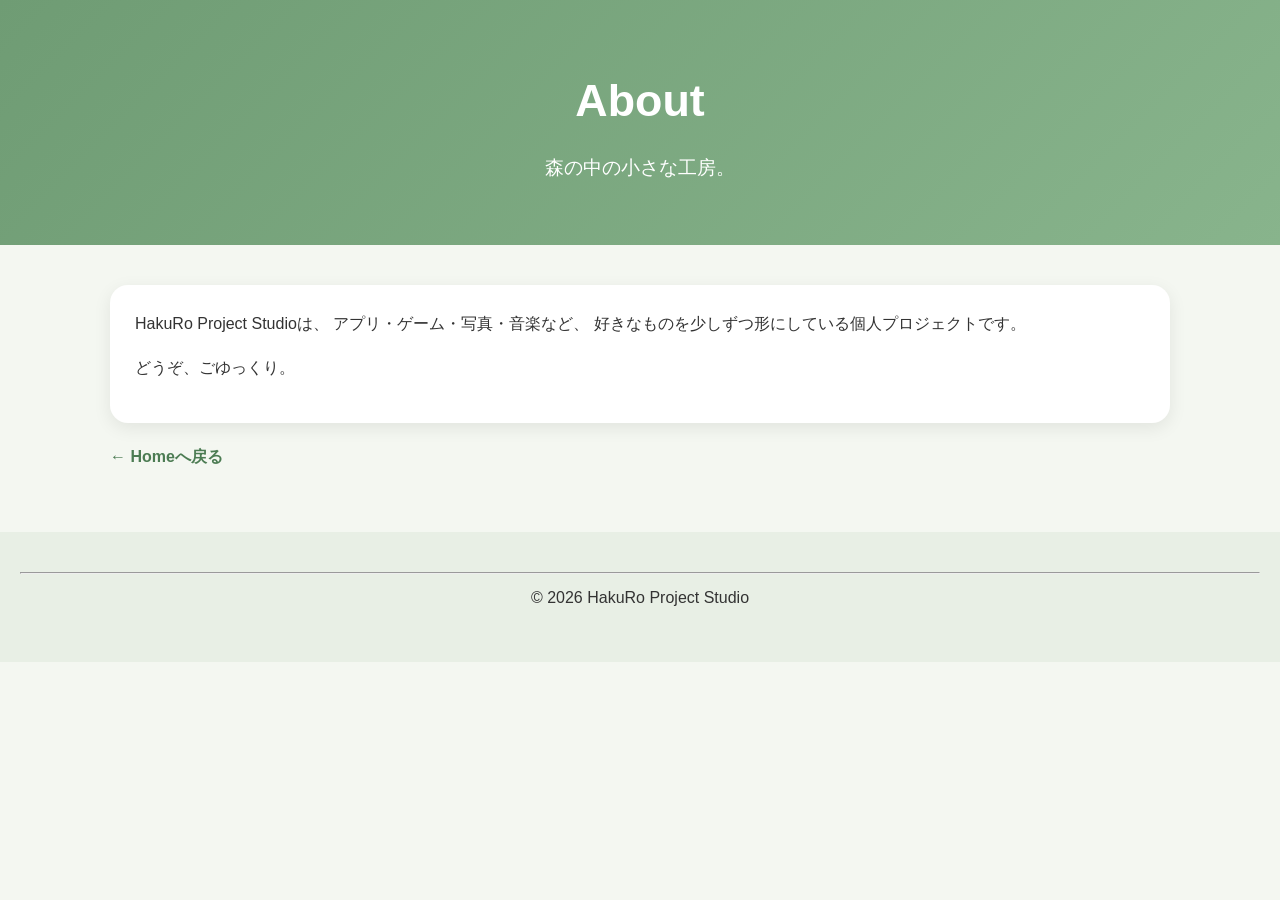
<file: about/index.html>
<!DOCTYPE html>
<html lang="ja">

<head>

<meta charset="UTF-8">

<meta name="viewport" content="width=device-width, initial-scale=1.0">

<title>About | HakuRo Project Studio</title>

<link rel="stylesheet" href="../css/style.css">

</head>

<body>

<header>

<h1>About</h1>

<p>森の中の小さな工房。</p>

</header>

<main>

<section class="card">

<p>

HakuRo Project Studioは、

アプリ・ゲーム・写真・音楽など、

好きなものを少しずつ形にしている個人プロジェクトです。

</p>

<p>

どうぞ、ごゆっくり。

</p>

</section>

<p><a href="../index.html">← Homeへ戻る</a></p>

</main>

<footer>

<hr>

<p>© 2026 HakuRo Project Studio</p>

</footer>

</body>

</html>
</file>
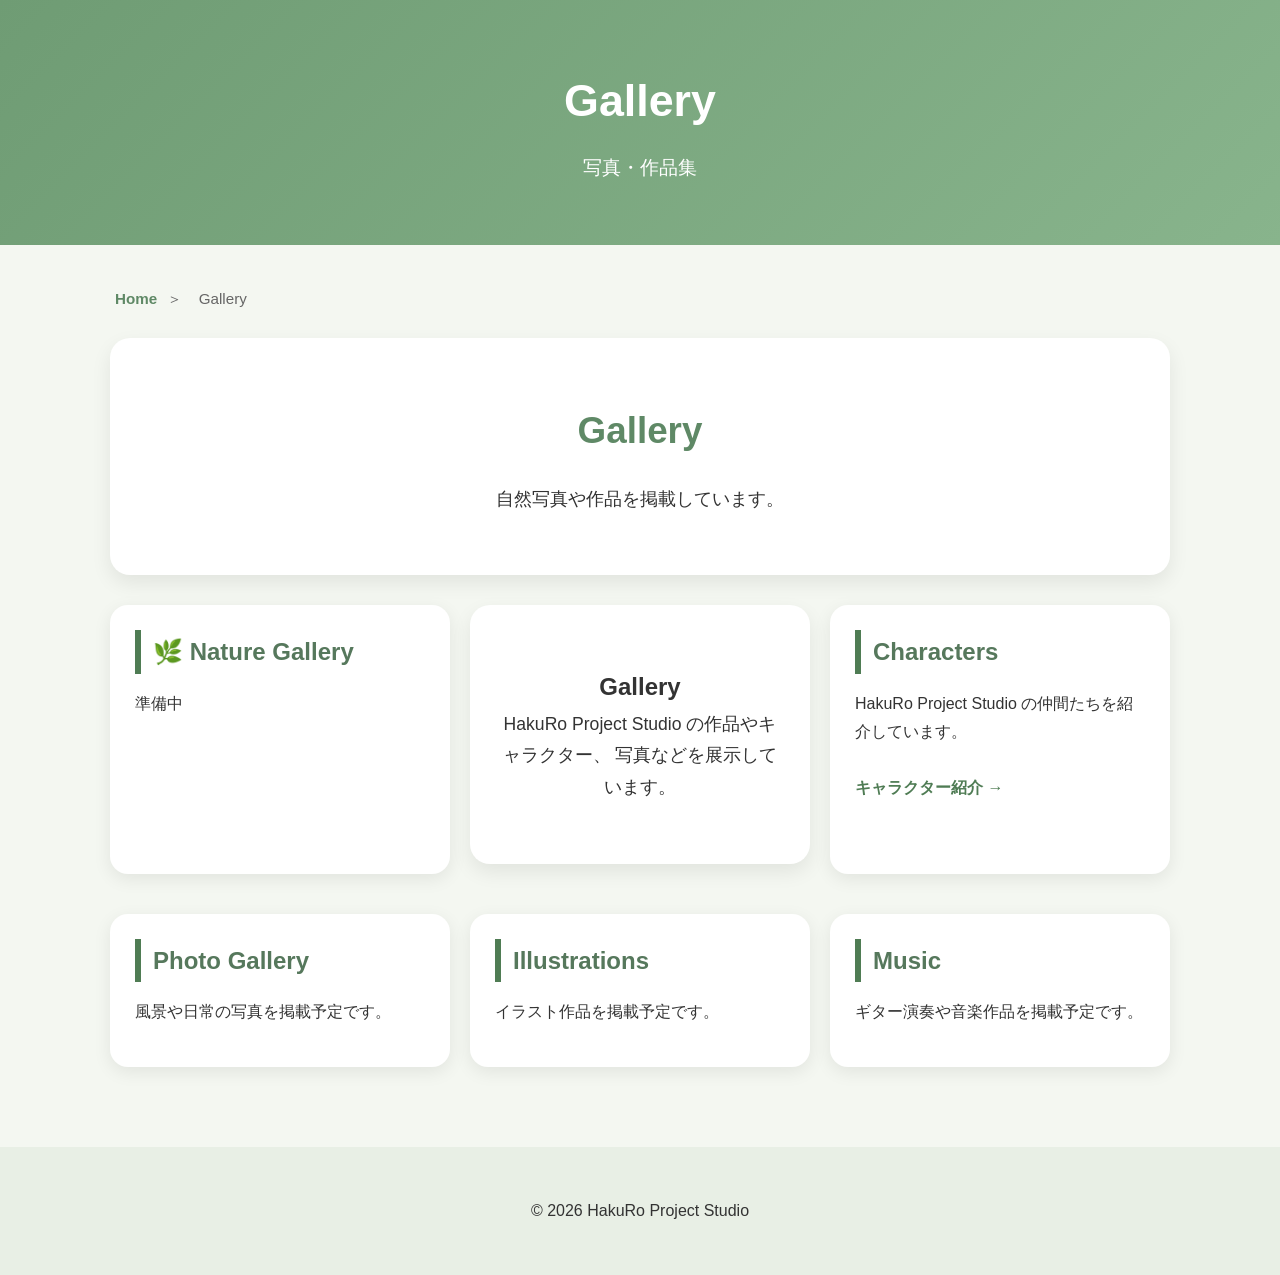
<file: gallery/index.html>
<!DOCTYPE html>
<html lang="ja">

<head>

<meta charset="UTF-8">
<meta name="viewport" content="width=device-width, initial-scale=1.0">

<title>Gallery | HakuRo Project Studio</title>

<link rel="stylesheet" href="../css/style.css">

</head>

<body>

<header>

<h1>Gallery</h1>

<p>写真・作品集</p>

</header>

<main>

<div class="breadcrumb">

<a href="../index.html">Home</a>

<span>＞</span>

<span>Gallery</span>

</div>

<section class="hero">

<h2>Gallery</h2>

<p>

自然写真や作品を掲載しています。

</p>

</section>

<div class="grid">

<section class="card">

<h2>🌿 Nature Gallery</h2>

<p>

準備中

</p>

</section>

<!-- ==========================
     Hero
========================== -->

<section class="hero">

    <h1>Gallery</h1>

    <p>

        HakuRo Project Studio の作品やキャラクター、
        写真などを展示しています。

    </p>

</section>

<!-- ==========================
     Characters
========================== -->

<section class="card">

    <h2>Characters</h2>

    <p>

        HakuRo Project Studio の仲間たちを紹介しています。

    </p>

    <p>

        <a class="app-link" href="characters.html">

            キャラクター紹介 →

        </a>

    </p>

</section>


     <!-- ==========================
     Photo Gallery
========================== -->

<section class="card">

    <h2>Photo Gallery</h2>

    <p>

        風景や日常の写真を掲載予定です。

    </p>

</section>

     <!-- ==========================
     Illustrations
========================== -->

<section class="card">

    <h2>Illustrations</h2>

    <p>

        イラスト作品を掲載予定です。

    </p>

</section>

     <!-- ==========================
     Music
========================== -->

<section class="card">

    <h2>Music</h2>

    <p>

        ギター演奏や音楽作品を掲載予定です。

    </p>

</section>

</div>

  

</main>

<footer>

<p>© 2026 HakuRo Project Studio</p>

</footer>

</body>

</html>
</file>
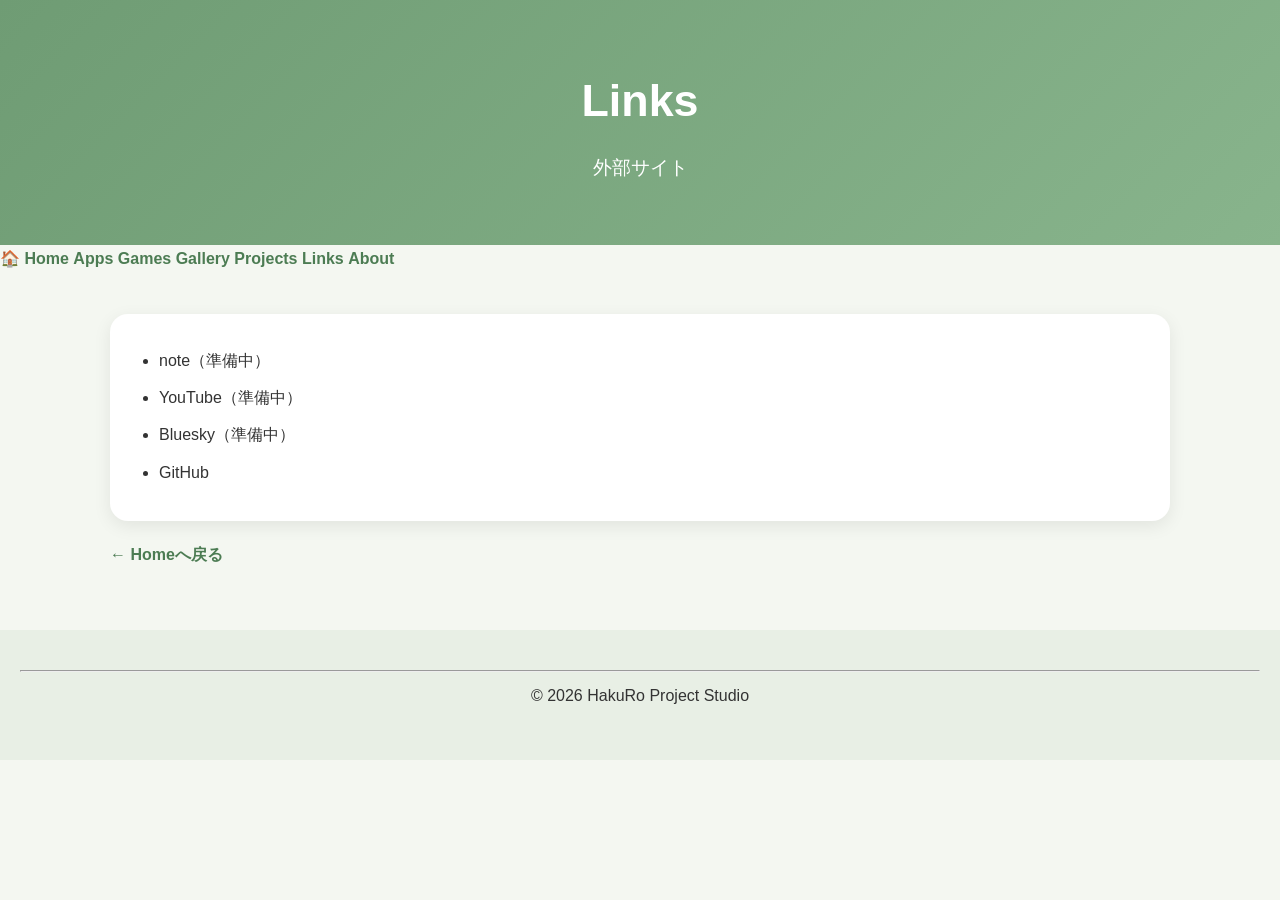
<file: links/index.html>
<!DOCTYPE html>
<html lang="ja">

<head>

<meta charset="UTF-8">

<meta name="viewport" content="width=device-width, initial-scale=1.0">

<title>Links | HakuRo Project Studio</title>

<link rel="stylesheet" href="../css/style.css">

</head>

<body>

<header>

<h1>Links</h1>

<p>外部サイト</p>

</header>

<nav>

    <a href="../index.html">🏠 Home</a>

    <a href="../apps/index.html">Apps</a>

    <a href="../games/index.html">Games</a>

    <a href="../gallery/index.html">Gallery</a>

    <a href="../projects/index.html">Projects</a>

    <a href="../links/index.html">Links</a>

    <a href="../about/index.html">About</a>

</nav>

<main>

<section class="card">

<ul>

<li>note（準備中）</li>

<li>YouTube（準備中）</li>

<li>Bluesky（準備中）</li>

<li>GitHub</li>

</ul>

</section>

<p><a href="../index.html">← Homeへ戻る</a></p>

</main>

<footer>

<hr>

<p>© 2026 HakuRo Project Studio</p>

</footer>

</body>

</html>
</file>
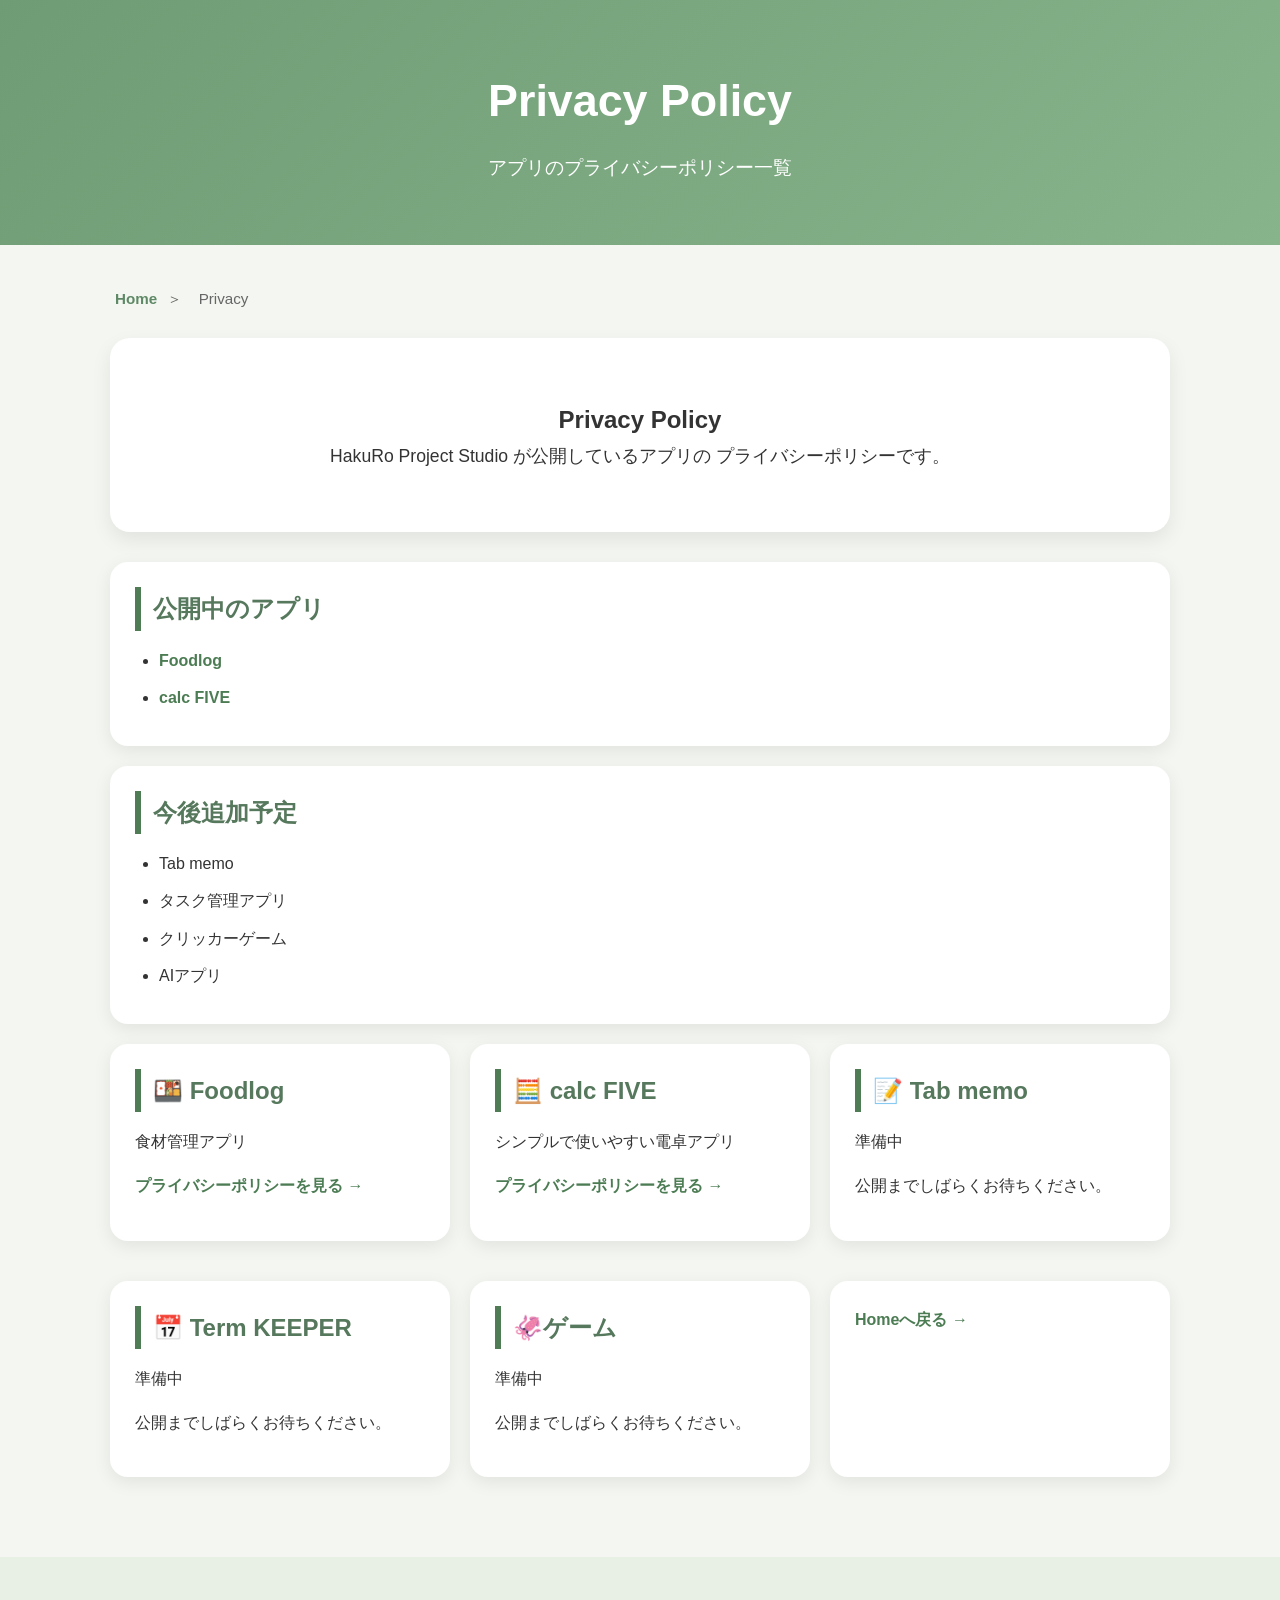
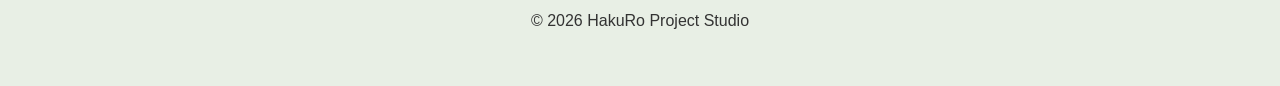
<file: privacy/index.html>
<!DOCTYPE html>
<html lang="ja">

<head>

    <meta charset="UTF-8">
    <meta name="viewport" content="width=device-width, initial-scale=1.0">

    <title>Privacy Policy | HakuRo Project Studio</title>

    <link rel="stylesheet" href="../css/style.css">

</head>

<body>

<header>

    <h1>Privacy Policy</h1>

    <p>アプリのプライバシーポリシー一覧</p>

</header>

<main>

<div class="breadcrumb">

    <a href="../index.html">Home</a>

    <span>＞</span>

    <span>Privacy</span>

</div>

    <!-- ==========================
     Hero
========================== -->

<section class="hero">

    <h1>Privacy Policy</h1>

    <p>
        HakuRo Project Studio が公開しているアプリの
        プライバシーポリシーです。

    </p>

</section>

<!-- ==========================
     Privacy List
========================== -->

<section class="card">

    <h2>公開中のアプリ</h2>

    <ul>

        <li>

            <a href="foodlog.html">

                Foodlog

            </a>

        </li>

        <li>

            <a href="calcfive.html">

                calc FIVE

            </a>

        </li>

    </ul>

</section>

<section class="card">

    <h2>今後追加予定</h2>

    <ul>

        <li>Tab memo</li>
        <li>タスク管理アプリ</li>

        <li>クリッカーゲーム</li>

        <li>AIアプリ</li>

       

    </ul>

</section>

<div class="grid">

<section class="card">

    <h2>🍱 Foodlog</h2>

    <p>

        食材管理アプリ

    </p>

    <a href="foodlog.html">

        プライバシーポリシーを見る →

    </a>

</section>


<section class="card">

    <h2>🧮 calc FIVE</h2>

    <p>

        シンプルで使いやすい電卓アプリ

    </p>

    <a href="calcfive.html">

        プライバシーポリシーを見る →

    </a>

</section>

    <section class="card">

    <h2>📝 Tab memo</h2>

    <p>

        準備中

    </p>

        <p>

公開までしばらくお待ちください。

</p>

</section>

      <section class="card">

    <h2>📅 Term KEEPER</h2>

    <p>

        準備中

    </p>

        <p>

公開までしばらくお待ちください。

</p>

</section>

      <section class="card">

    <h2>🦑ゲーム</h2>

    <p>

        準備中

    </p>

        <p>

公開までしばらくお待ちください。

</p>

</section>

<section class="card">

    <p>

        <a href="../index.html">

            Homeへ戻る →

        </a>

    </p>

</section>

</div>

</main>

<footer>

<p>

© 2026 HakuRo Project Studio

</p>

</footer>

</body>

</html>
</file>
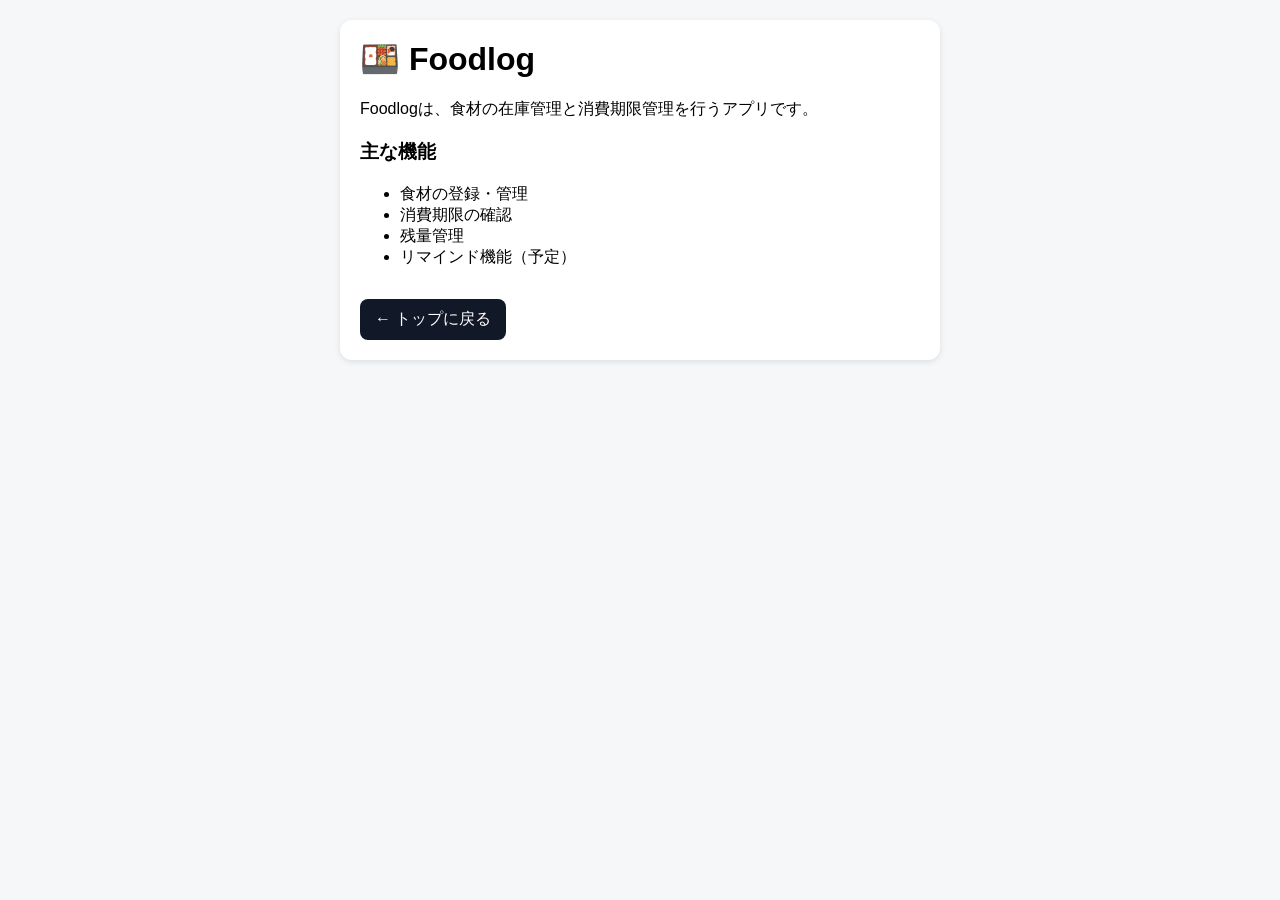
<file: foodlog.html>
<!DOCTYPE html>
<html lang="ja">
<head>
<meta charset="UTF-8">
<meta name="viewport" content="width=device-width, initial-scale=1.0">
<title>Foodlog</title>

<style>
body {
  font-family: sans-serif;
  background: #f6f7f9;
  margin: 0;
  padding: 20px;
}

.container {
  max-width: 600px;
  margin: auto;
}

.card {
  background: white;
  padding: 20px;
  border-radius: 12px;
  box-shadow: 0 2px 6px rgba(0,0,0,0.1);
}

h1 {
  margin-top: 0;
}

.btn {
  display: inline-block;
  margin-top: 15px;
  padding: 10px 15px;
  background: #111827;
  color: white;
  border-radius: 8px;
  text-decoration: none;
}
</style>

</head>

<body>

<div class="container">

  <div class="card">

    <h1>🍱 Foodlog</h1>

    <p>
      Foodlogは、食材の在庫管理と消費期限管理を行うアプリです。
    </p>

    <h3>主な機能</h3>
    <ul>
      <li>食材の登録・管理</li>
      <li>消費期限の確認</li>
      <li>残量管理</li>
      <li>リマインド機能（予定）</li>
    </ul>

    <a class="btn" href="index.html">← トップに戻る</a>

  </div>

</div>

</body>
</html>
</file>
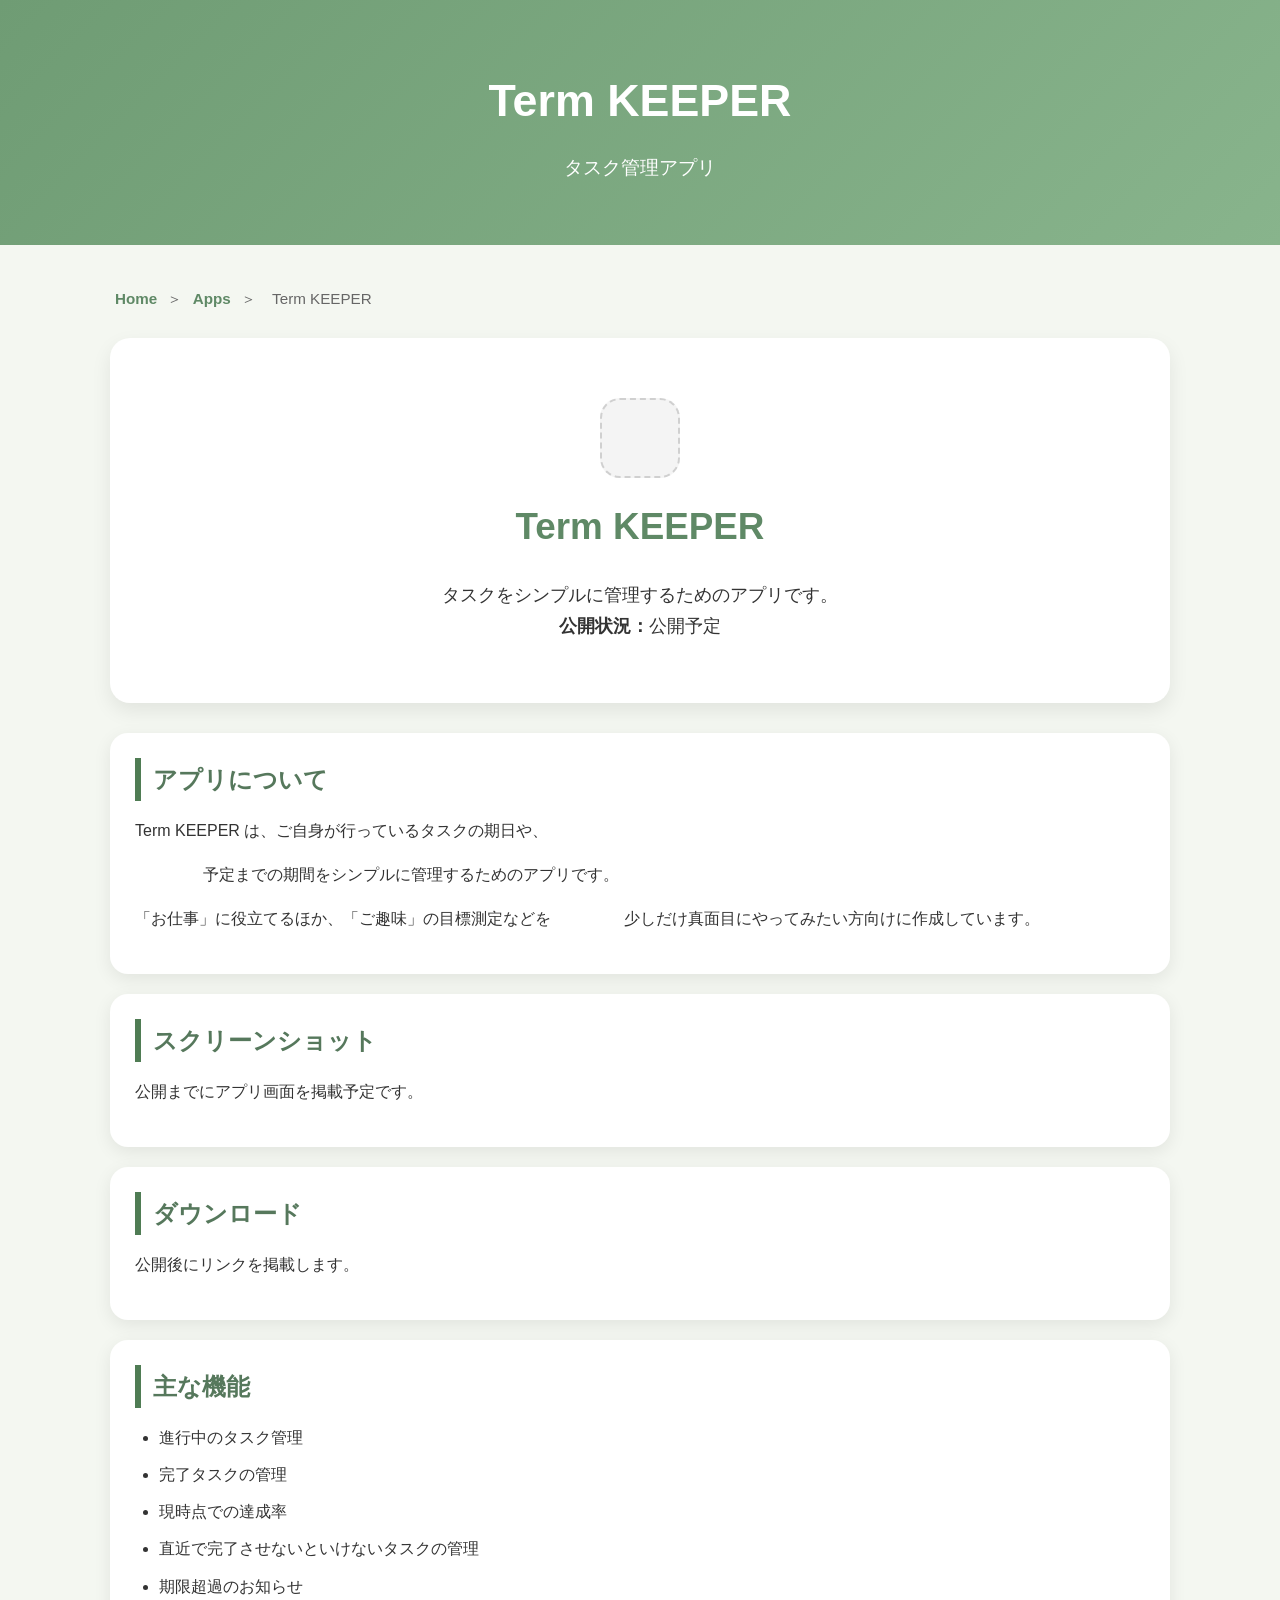
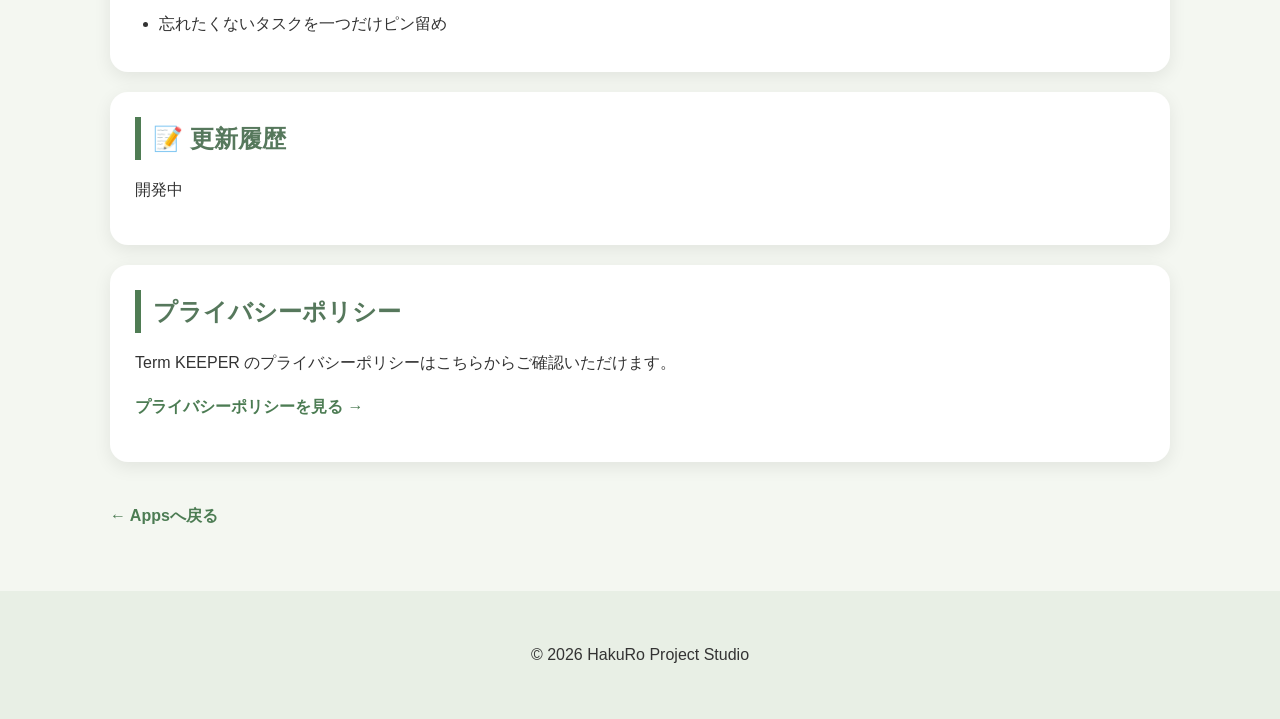
<file: apps/termkeeper.html>
<!DOCTYPE html>
<html lang="ja">

<head>
 
    <meta charset="UTF-8">
    <meta name="viewport" content="width=device-width, initial-scale=1.0">

    <title>Term KEEPER | HakuRo Project Studio</title>

    <link rel="stylesheet" href="../css/style.css">

</head>
<!-- （カード）アプリタイトル -->
<body>

<header>

    <h1>Term KEEPER</h1>

    <p>タスク管理アプリ</p>

</header>

<main>

<div class="breadcrumb">

<a href="../index.html">Home</a>

<span>＞</span>

<a href="index.html">Apps</a>

<span>＞</span>

<span>Term KEEPER</span>

</div>
 
<section class="hero">

<div class="app-icon">
 
<!-- アイコンは後で追加 -->
 
</div>
 
<h2>Term KEEPER</h2>

<p>
タスクをシンプルに管理するためのアプリです。

</p>

<p>

<strong>公開状況：</strong>公開予定

</p>

</section>

    <!-- （カード）アプリについて -->
<section class="card">

    <h2>アプリについて</h2>

    <p>
        Term KEEPER は、ご自身が行っているタスクの期日や、
　　</p>

    <p>

　　　　 予定までの期間をシンプルに管理するためのアプリです。
    </p>

    <p>
        「お仕事」に役立てるほか、「ご趣味」の目標測定などを
　　　　 少しだけ真面目にやってみたい方向けに作成しています。
    </p>

</section>
 <!-- （カード）スクリーンショットについて -->
<section class="card">

<h2>スクリーンショット</h2>

<p>

公開までにアプリ画面を掲載予定です。

</p>

</section>

    <!-- （カード）ダウンロードについて -->
    <section class="card">

<h2>ダウンロード</h2>

<p>

公開後にリンクを掲載します。

</p>

</section>

<!-- （カード）主な機能について -->
<section class="card">

    <h2>主な機能</h2>

<ul>
    <li>進行中のタスク管理</li>
    <li>完了タスクの管理</li>
    <li>現時点での達成率</li>
    <li>直近で完了させないといけないタスクの管理</li>
    <li>期限超過のお知らせ</li>
    <li>忘れたくないタスクを一つだけピン留め</li>
</ul>
</section>
    
    <!-- （カード）更新履歴について -->
<section class="card">
    <h2>📝 更新履歴</h2>
    <p>
        開発中
    </p>
</section>

     <!-- （カード）プライバシーポリシーについて -->
<section class="card">
<h2>プライバシーポリシー</h2>
<p>
Term KEEPER のプライバシーポリシーはこちらからご確認いただけます。

</p>

<p>

<a href="../privacy/termkeeper.html">

プライバシーポリシーを見る →

</a>

</p>

</section>

<p style="margin-top:40px;">

<a href="index.html">

← Appsへ戻る

</a>

</p>

</main>

<footer>

<p>

© 2026 HakuRo Project Studio

</p>

</footer>

</body>

</html>
</file>
<file: css/style.css>
/* ===========================
   HakuRo Project Studio
   Style v0.2
=========================== */

* {
    margin: 0;
    padding: 0;
    box-sizing: border-box;
}

body {

    font-family: "Yu Gothic", sans-serif;
    background: #f4f7f1;
    color: #333;
    line-height: 1.8;

}

/* -------------------------
   Header
------------------------- */

header {

    background: linear-gradient(135deg,#6f9c74,#88b48c);

    color: white;

    text-align: center;

    padding: 60px 20px;

}

header h1 {

    font-size: 2.8rem;

    margin-bottom: 10px;

}

header p {

    font-size: 1.2rem;

}

/* -------------------------
   Main
------------------------- */

main {

    max-width: 1100px;

    margin: 40px auto;

    padding: 0 20px;

}

/* -------------------------
   Hero
------------------------- */

.hero {

    background: white;

    border-radius: 20px;

    padding: 60px 30px;

    margin-bottom: 30px;

    text-align: center;

    box-shadow: 0 8px 20px rgba(0,0,0,.08);

}

.hero h2 {

    color: #5f8966;

    font-size: 2.3rem;

    margin-bottom: 20px;

}

.hero p {

    font-size: 1.1rem;

}

/* -------------------------
   Grid
------------------------- */

.grid {

    display: grid;

    grid-template-columns: repeat(auto-fit,minmax(280px,1fr));

    gap: 20px;

}

/* -------------------------
   Card
------------------------- */

.card {

    background: white;

    border-radius: 18px;

    padding: 25px;

    box-shadow: 0 5px 18px rgba(0,0,0,.08);

    margin-bottom: 20px;

    transition: .25s;

}

.card:hover {

    transform: translateY(-5px);

    box-shadow: 0 12px 24px rgba(0,0,0,.12);

}

.card h2 {

    color: #56785c;

    margin-bottom: 15px;

}

.card p {

    margin-bottom: 15px;

}

/* -------------------------
   List
------------------------- */

ul {

    padding-left: 20px;

}

li {

    margin: 8px 0;

}

/* -------------------------
   Link
------------------------- */

a {

    color: #4c7c53;

    text-decoration: none;

    font-weight: bold;

}

a:hover {

    color: #7fa883;

}

/* -------------------------
   Footer
------------------------- */

footer {

    margin-top: 60px;

    padding: 40px 20px;

    background: #e8efe5;

    text-align: center;

}

footer h3 {

    margin-bottom: 15px;

}

footer p {

    margin: 10px 0;

}

/* ==========================
   Screenshot
========================== */

.screenshot-grid{

    display:flex;

    gap:20px;

    overflow-x:auto;

    padding-bottom:10px;

}

.screenshot-grid img{

    width:250px;

    border-radius:15px;

    flex-shrink:0;

}

/* ==========================
   Screenshot Carousel
========================== */

.carousel{

    display:flex;

    align-items:center;

    gap:12px;

}

.carousel-track{

    display:flex;

    overflow-x:auto;

    scroll-behavior:smooth;

    gap:20px;

    scrollbar-width:none;

    flex:1;

}

.carousel-track::-webkit-scrollbar{

    display:none;

}

.carousel-track img{

    width:240px;

    border-radius:16px;

    flex-shrink:0;

    box-shadow:0 4px 12px rgba(0,0,0,.15);

}

.carousel-btn{

    width:42px;

    height:42px;

    border:none;

    border-radius:50%;

    cursor:pointer;

    font-size:22px;

}

/* -------------------------
   Smartphone
------------------------- */

@media (max-width:700px){

header{

    padding:45px 20px;

}

header h1{

    font-size:2rem;

}

.hero{

    padding:40px 20px;

}

.hero h2{

    font-size:1.8rem;

}

}

/* -------------------------
   App Page
------------------------- */

.app-icon{

    width:140px;

    height:140px;

    margin:0 auto 25px;

    border-radius:30px;

    background:#dfe8dc;

    display:flex;

    justify-content:center;

    align-items:center;

    color:#56785c;

    font-weight:bold;

}

.app-image{

    height:240px;

    border-radius:18px;

    background:#eef3ea;

    display:flex;

    justify-content:center;

    align-items:center;

    color:#56785c;

}

/* =========================
   App Cards
========================= */

.app-card {

    display: flex;

    align-items: center;

    gap: 20px;

    padding: 20px;

}

.app-icon {

    width: 80px;

    height: 80px;

    border-radius: 20px;

    background: #f3f3f3;

    border: 2px dashed #cccccc;

    flex-shrink: 0;

}

.app-info {

    flex: 1;

}

.app-info h2 {

    margin: 0 0 10px;

}

.app-info p {

    margin: 6px 0;

}

.app-link {

    display: inline-block;

    margin-top: 12px;

    color: #4f7c54;

    text-decoration: none;

    font-weight: bold;

}

.app-link:hover {

    text-decoration: underline;

}

.app-icon{

    width:90px;

    height:90px;

}

.app-icon img{

    width:100%;

    height:100%;

    object-fit:cover;

    border-radius:20px;

}

/* ===========================
   App Card
=========================== */

.app-card{

    transition:0.25s;

}

.app-card:hover{

    transform:translateY(-4px);

}

.app-card h3{

    margin-top:0;

    margin-bottom:10px;

}

.app-card p{

    margin-bottom:12px;

}

.app-link{

    text-decoration:none;

    font-weight:bold;

}

.app-link:hover{

    text-decoration:underline;

}

/* ===========================
   App Icon
=========================== */

.app-icon{

    width:80px;

    height:80px;

    margin:0 auto 16px;

    border-radius:20px;

    background:#f4f4f4;

    border:2px dashed #d0d0d0;

}

.app-icon img{

    width:100%;

    height:100%;

    object-fit:cover;

    border-radius:20px;

}

/* ===========================
   App Grid
=========================== */

.app-grid{

    display:grid;

    grid-template-columns:repeat(auto-fit,minmax(300px,1fr));

    gap:24px;

    margin-top:24px;

}



/* -------------------------
   Breadcrumb
------------------------- */

.breadcrumb{

    max-width:1100px;

    margin:0 auto 25px;

    padding:0 5px;

    font-size:0.95rem;

    color:#666;

}

.breadcrumb a{

    color:#5f8966;

    text-decoration:none;

}

.breadcrumb a:hover{

    text-decoration:underline;

}

.breadcrumb span{

    margin:0 6px;

}


/* ===========================
   Status
=========================== */

.status{

    display:inline-block;

    margin-top:12px;

    padding:5px 12px;

    border-radius:999px;

    background:#e8f4ea;

    color:#2f6d3f;

    font-size:0.9rem;

    font-weight:bold;

}

/* ===========================
   App Detail Header
=========================== */

.app-detail-header{

    display:flex;

    align-items:center;

    gap:24px;

    margin-top:20px;

}

@media (max-width:700px){

    .app-detail-header{

        flex-direction:column;

        text-align:center;

    }

}

/* ===========================
   Section Title
=========================== */

.card h2{

    border-left:6px solid #4f7c54;

    padding-left:12px;

    margin-bottom:16px;

}

.card ul{

    margin:0;

    padding-left:24px;

}

.card li{

    margin-bottom:10px;

    line-height:1.7;

}
</file>
